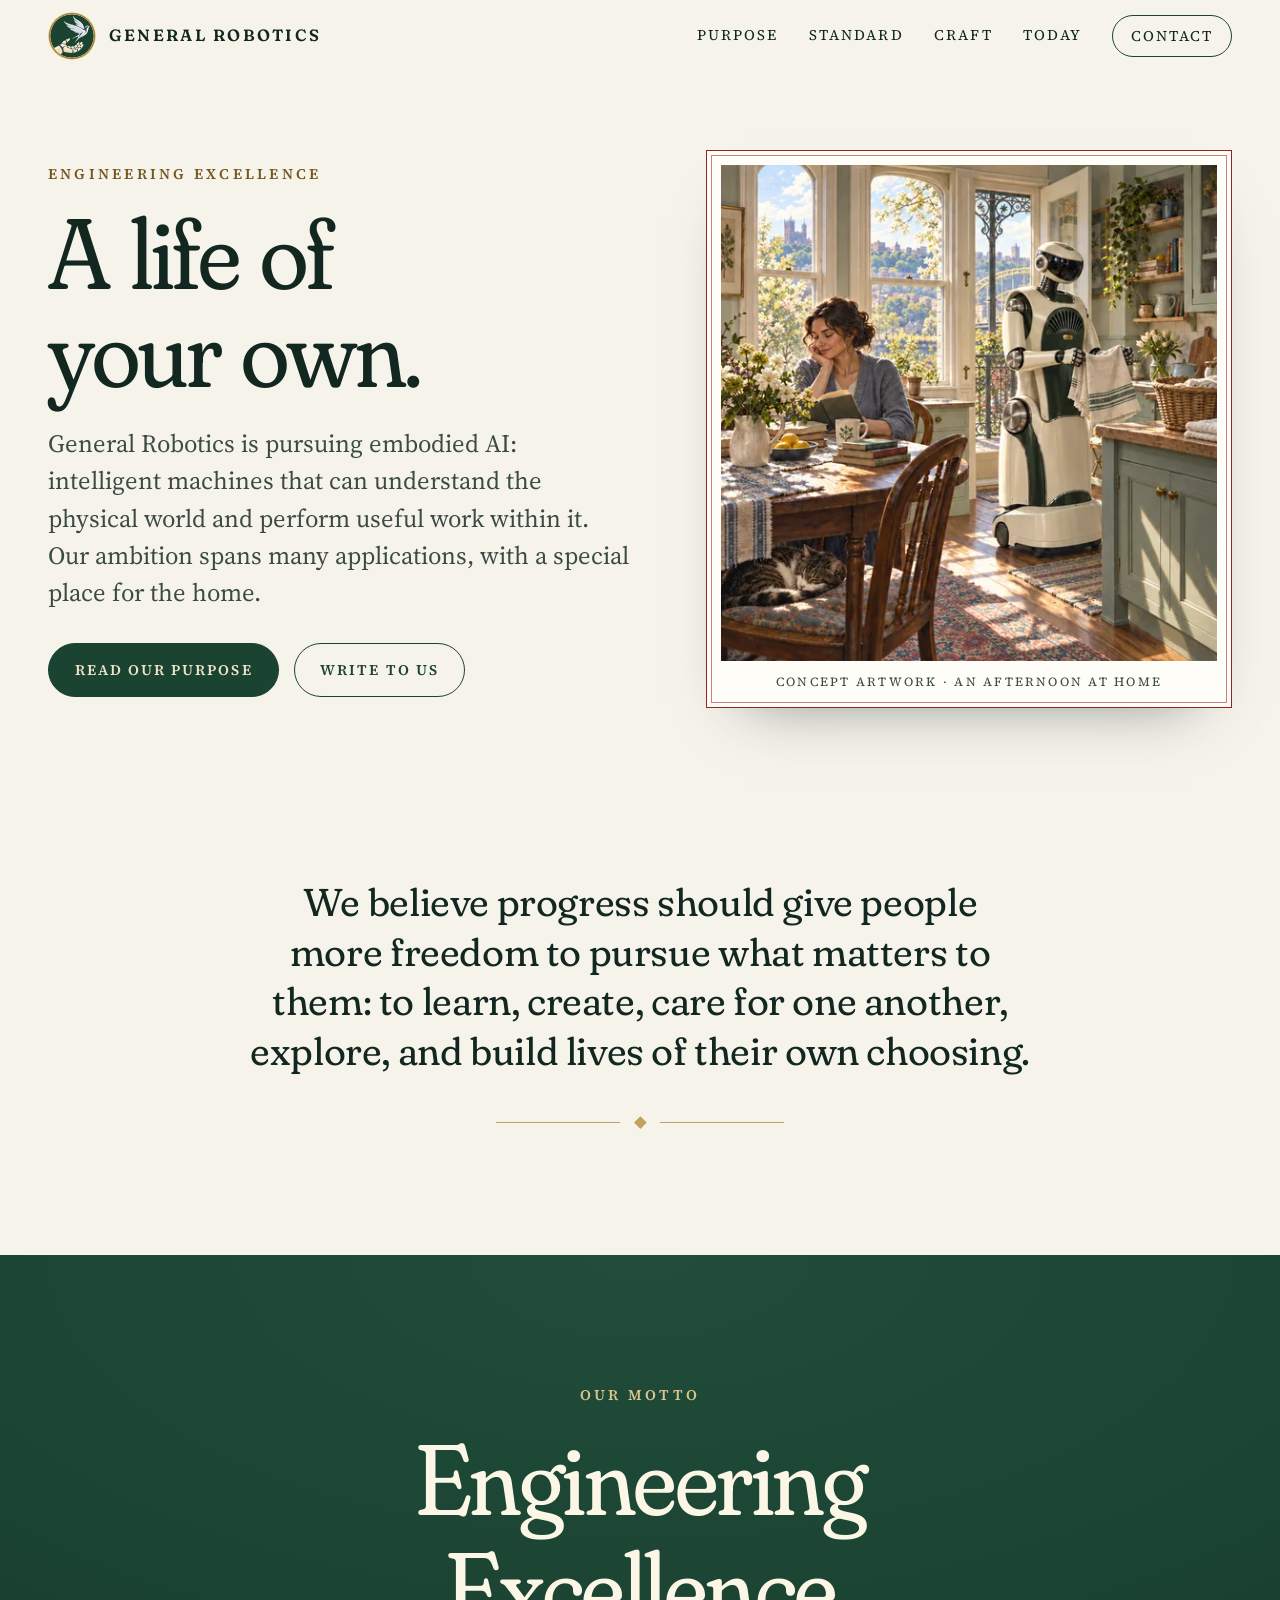
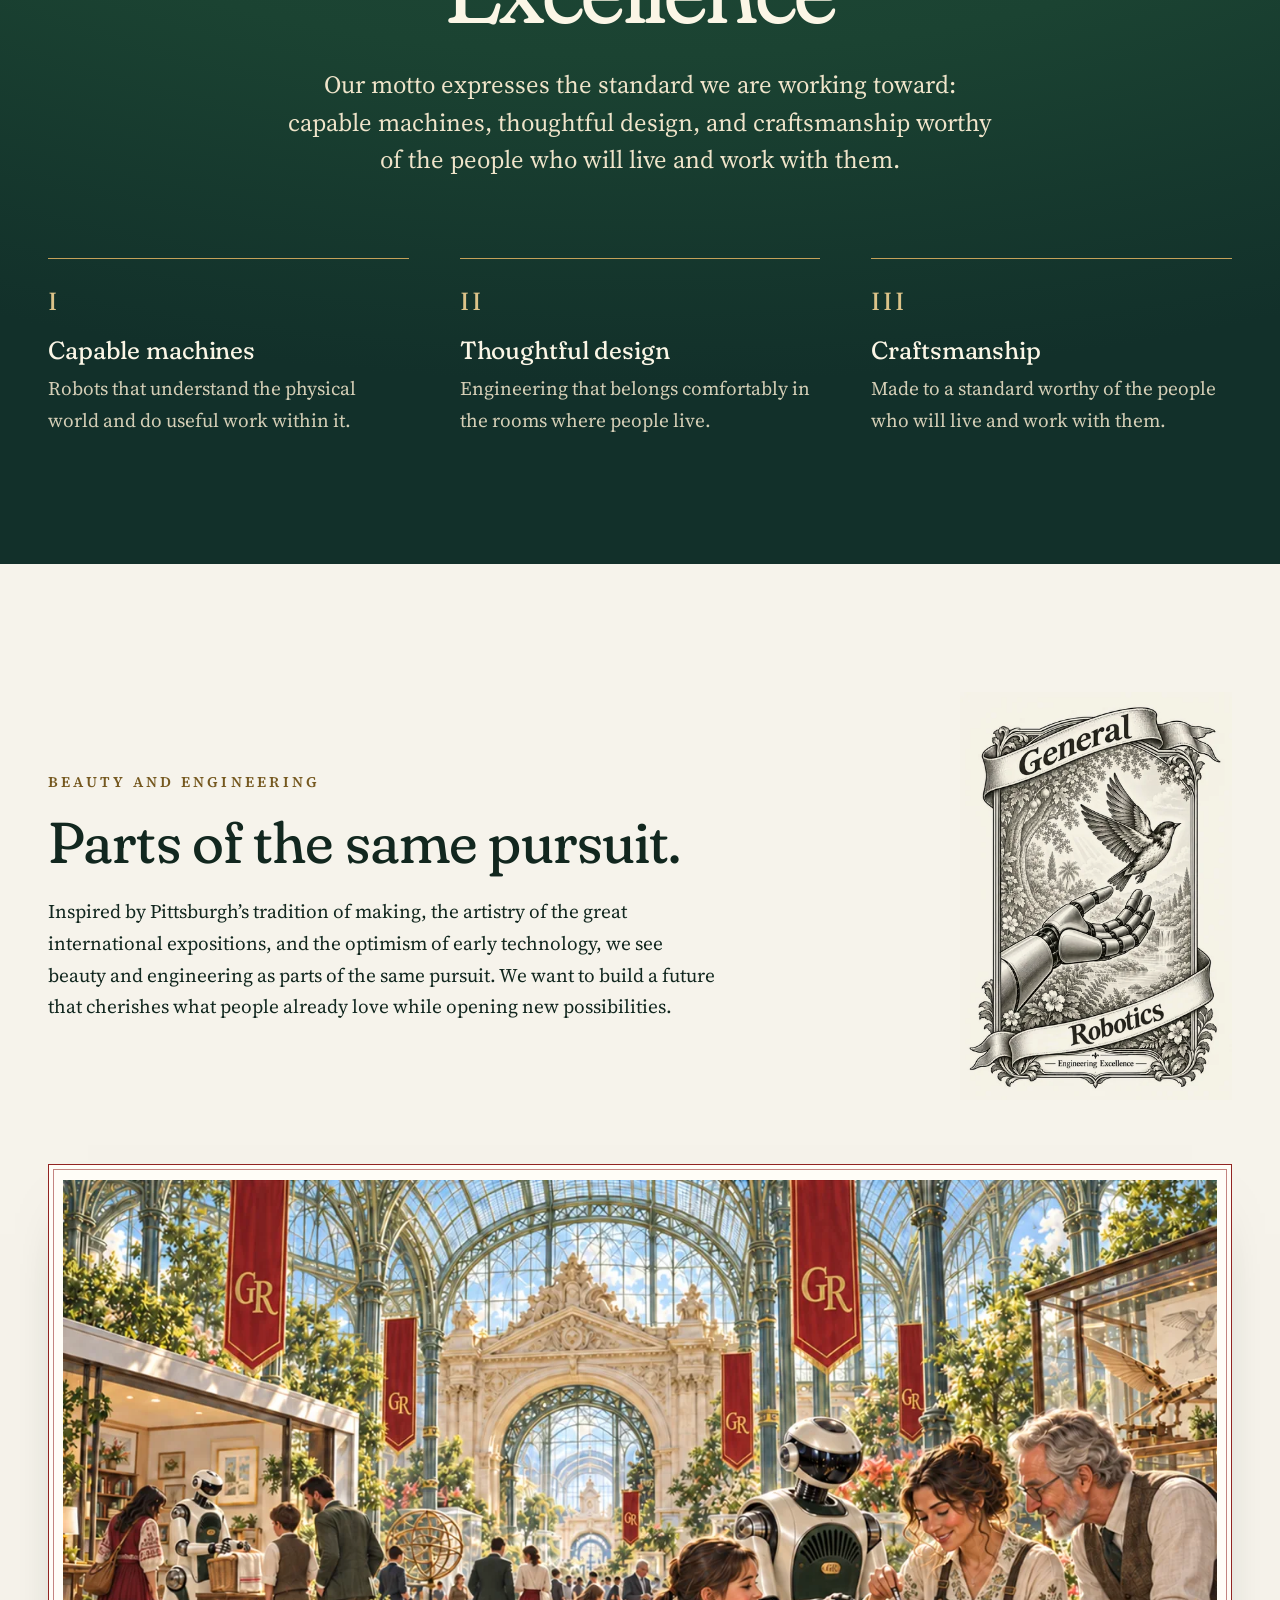
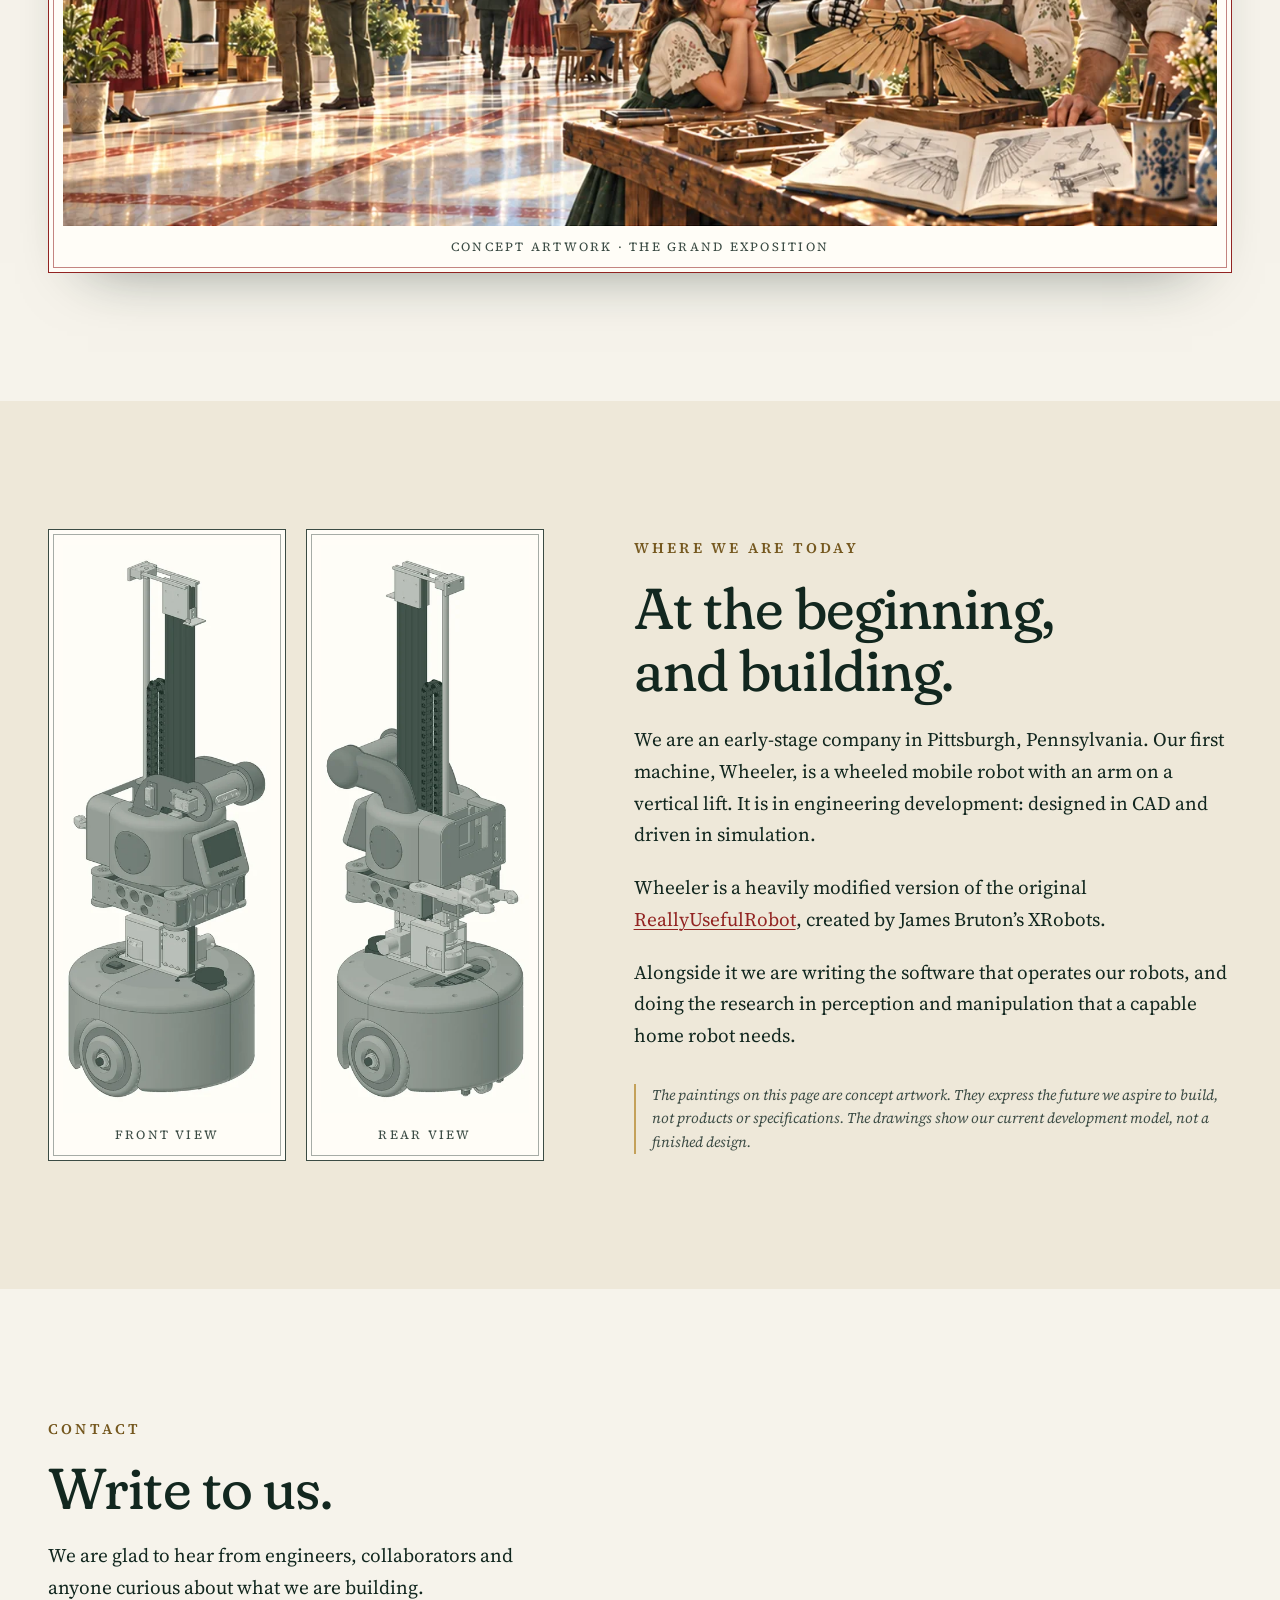
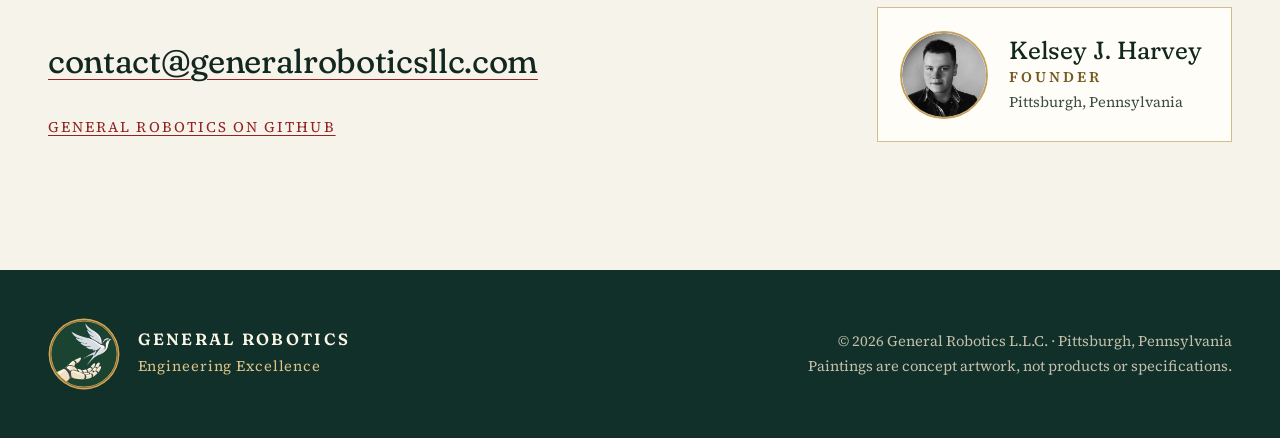
<file: index.html>
<!doctype html>
<!--
  General Robotics — home page.

  One page: hero, purpose, standard (the motto), craft, today, contact.
  Styling lives in assets/css/site.css and behaviour in assets/js/site.js.
  See README.md for how the page is organised and how to change it.
-->
<html lang="en">
<head>
  <meta charset="utf-8">
  <meta name="viewport" content="width=device-width, initial-scale=1">

  <title>General Robotics — Engineering Excellence</title>
  <meta name="description" content="General Robotics is pursuing embodied AI: capable machines, built in Pittsburgh, that give people the freedom to pursue a life of their own.">
  <link rel="canonical" href="https://generalroboticsllc.com/">
  <meta name="theme-color" content="#F6F3EB">

  <!-- How the page appears when shared in messages and on social networks. -->
  <meta property="og:type" content="website">
  <meta property="og:site_name" content="General Robotics">
  <meta property="og:title" content="General Robotics — A life of your own.">
  <meta property="og:description" content="Capable machines, thoughtful design and craftsmanship, so that people have more freedom to pursue what matters to them.">
  <meta property="og:url" content="https://generalroboticsllc.com/">
  <meta property="og:image" content="https://generalroboticsllc.com/assets/img/share-card.jpg">
  <meta property="og:image:width" content="1200">
  <meta property="og:image:height" content="630">
  <meta property="og:image:alt" content="General Robotics. A life of your own. Concept illustration of a person reading at home while a robot folds linen.">
  <meta name="twitter:card" content="summary_large_image">

  <link rel="icon" href="favicon.svg" type="image/svg+xml" data-emblem-icon>
  <link rel="icon" href="favicon-32.png" sizes="32x32" type="image/png">
  <link rel="apple-touch-icon" href="apple-touch-icon.png">
  <link rel="manifest" href="site.webmanifest">

  <!-- Load the two fonts used above the fold early, so text does not shift. -->
  <link rel="preload" href="assets/fonts/Fraunces-latin-var.woff2" as="font" type="font/woff2" crossorigin>
  <link rel="preload" href="assets/fonts/SourceSerif4-latin-var.woff2" as="font" type="font/woff2" crossorigin>
  <link rel="stylesheet" href="assets/css/site.css">

  <!-- Marks the page as script-capable before first paint, so scroll reveals never flash. -->
  <script>document.documentElement.classList.add('js');</script>
  <script src="assets/js/site.js" defer></script>

  <!-- Facts about the company for search engines. -->
  <script type="application/ld+json">
  {
    "@context": "https://schema.org",
    "@type": "Organization",
    "name": "General Robotics",
    "legalName": "General Robotics L.L.C.",
    "url": "https://generalroboticsllc.com/",
    "logo": "https://generalroboticsllc.com/assets/img/emblem-512.png",
    "slogan": "Engineering Excellence",
    "description": "General Robotics is pursuing embodied AI: intelligent machines that can understand the physical world and perform useful work within it.",
    "email": "contact@generalroboticsllc.com",
    "founder": { "@type": "Person", "name": "Kelsey J. Harvey", "jobTitle": "Founder" },
    "address": { "@type": "PostalAddress", "addressLocality": "Pittsburgh", "addressRegion": "PA", "addressCountry": "US" },
    "sameAs": ["https://github.com/General-Robotics-LLC"]
  }
  </script>
</head>

<body>
  <a class="skip-link" href="#main">Skip to content</a>

  <!-- ============================== Header ============================== -->
  <header class="site-header" data-header>
    <div class="wrap site-header__inner">
      <a class="brand" href="#top" aria-label="General Robotics, home">
        <img class="brand__emblem" src="assets/img/emblem-b.svg" alt="" width="48" height="48" data-emblem>
        <span class="brand__name">General Robotics</span>
      </a>

      <button class="nav-toggle" type="button" aria-expanded="false" aria-controls="site-nav" data-nav-toggle>
        <span class="nav-toggle__label">Menu</span>
        <span class="nav-toggle__bars" aria-hidden="true"></span>
      </button>

      <nav class="site-nav" id="site-nav" aria-label="Sections" data-nav>
        <a href="#purpose">Purpose</a>
        <a href="#standard">Standard</a>
        <a href="#craft">Craft</a>
        <a href="#today">Today</a>
        <a class="site-nav__cta" href="#contact">Contact</a>
      </nav>
    </div>
  </header>

  <main id="main">

    <!-- =============================== Hero =============================== -->
    <section class="hero" id="top">
      <div class="wrap hero__grid">
        <div class="hero__text">
          <p class="label">Engineering Excellence</p>
          <h1 class="hero__title">A life of your&nbsp;own.</h1>
          <p class="lede">
            General Robotics is pursuing embodied AI: intelligent machines that can understand
            the physical world and perform useful work within it. Our ambition spans many
            applications, with a special place for the home.
          </p>
          <div class="actions">
            <a class="button" href="#purpose">Read our purpose</a>
            <a class="button button--quiet" href="mailto:contact@generalroboticsllc.com">Write to us</a>
          </div>
        </div>

        <figure class="plate hero__art">
          <picture>
            <source type="image/webp"
                    srcset="assets/img/home-520.webp 520w, assets/img/home-800.webp 800w, assets/img/home-1036.webp 1036w"
                    sizes="(min-width: 60rem) 40vw, 92vw">
            <img src="assets/img/home-800.jpg"
                 srcset="assets/img/home-520.jpg 520w, assets/img/home-800.jpg 800w, assets/img/home-1036.jpg 1036w"
                 sizes="(min-width: 60rem) 40vw, 92vw"
                 width="1036" height="1037" fetchpriority="high"
                 alt="Concept illustration: a woman reads at a sunlit kitchen table with a cat asleep beside her, while a cream and forest-green household robot folds linen. A river city with yellow bridges shows through the window.">
          </picture>
          <figcaption>Concept artwork · An afternoon at home</figcaption>
        </figure>
      </div>
    </section>

    <!-- ============================== Purpose ============================== -->
    <section class="section purpose" id="purpose" aria-labelledby="purpose-title">
      <div class="wrap wrap--narrow">
        <p class="label reveal">Our purpose</p>
        <h2 class="statement reveal" id="purpose-title">
          We believe progress should give people more freedom to pursue what matters to
          them: to learn, create, care for one another, explore, and build lives of their
          own choosing.
        </h2>
        <div class="ornament reveal" aria-hidden="true"><span></span></div>
      </div>
    </section>

    <!-- ============================== Standard ============================= -->
    <section class="section band" id="standard" aria-labelledby="standard-title">
      <div class="wrap">
        <div class="band__head">
          <p class="label label--on-dark reveal">Our motto</p>
          <h2 class="band__title reveal" id="standard-title">Engineering Excellence</h2>
          <p class="band__lede reveal">
            Our motto expresses the standard we are working toward: capable machines,
            thoughtful design, and craftsmanship worthy of the people who will live and
            work with them.
          </p>
        </div>

        <ol class="pillars">
          <li class="pillar reveal">
            <span class="pillar__numeral" aria-hidden="true">I</span>
            <h3>Capable machines</h3>
            <p>Robots that understand the physical world and do useful work within it.</p>
          </li>
          <li class="pillar reveal">
            <span class="pillar__numeral" aria-hidden="true">II</span>
            <h3>Thoughtful design</h3>
            <p>Engineering that belongs comfortably in the rooms where people live.</p>
          </li>
          <li class="pillar reveal">
            <span class="pillar__numeral" aria-hidden="true">III</span>
            <h3>Craftsmanship</h3>
            <p>Made to a standard worthy of the people who will live and work with them.</p>
          </li>
        </ol>
      </div>
    </section>

    <!-- =============================== Craft =============================== -->
    <section class="section craft" id="craft" aria-labelledby="craft-title">
      <div class="wrap">
        <div class="craft__intro">
        <div class="craft__text">
          <p class="label reveal">Beauty and engineering</p>
          <h2 class="reveal" id="craft-title">Parts of the same pursuit.</h2>
          <p class="reveal">
            Inspired by Pittsburgh’s tradition of making, the artistry of the great
            international expositions, and the optimism of early technology, we see beauty
            and engineering as parts of the same pursuit. We want to build a future that
            cherishes what people already love while opening new possibilities.
          </p>
        </div>

        <figure class="crest reveal">
          <picture>
            <source type="image/webp"
                    srcset="assets/img/eden-crest-420.webp 420w, assets/img/eden-crest-720.webp 720w"
                    sizes="(min-width: 60rem) 17rem, 60vw">
            <img src="assets/img/eden-crest-420.jpg"
                 srcset="assets/img/eden-crest-420.jpg 420w, assets/img/eden-crest-720.jpg 720w"
                 sizes="(min-width: 60rem) 17rem, 60vw"
                 width="720" height="1080" loading="lazy" decoding="async"
                 alt="Engraved crest: a robot’s open hand releases a bird into a garden, framed by ribbons reading General Robotics and Engineering Excellence.">
          </picture>
        </figure>
        </div>

        <figure class="plate plate--wide reveal">
          <picture>
            <source type="image/webp"
                    srcset="assets/img/exposition-720.webp 720w, assets/img/exposition-1100.webp 1100w, assets/img/exposition-1411.webp 1411w"
                    sizes="(min-width: 76rem) 70rem, 92vw">
            <img src="assets/img/exposition-1100.jpg"
                 srcset="assets/img/exposition-720.jpg 720w, assets/img/exposition-1100.jpg 1100w, assets/img/exposition-1411.jpg 1411w"
                 sizes="(min-width: 76rem) 70rem, 92vw"
                 width="1411" height="791" loading="lazy" decoding="async"
                 alt="Concept illustration: a grand glass-and-iron exposition hall hung with royal-red banners. An inventor, an older craftsman and a child gather around a wooden mechanical wing while a robot assists.">
          </picture>
          <figcaption>Concept artwork · The Grand Exposition</figcaption>
        </figure>
      </div>
    </section>

    <!-- =============================== Today =============================== -->
    <section class="section today" id="today" aria-labelledby="today-title">
      <div class="wrap today__grid">
        <div class="drawings" role="group" aria-label="Engineering drawings of Wheeler, our robot in development">
          <figure class="plate plate--drawing reveal">
            <picture>
              <source type="image/webp"
                      srcset="assets/img/wheeler-front-360.webp 360w, assets/img/wheeler-front-720.webp 720w"
                      sizes="(min-width: 60rem) 15rem, 44vw">
              <img src="assets/img/wheeler-front-360.jpg"
                   srcset="assets/img/wheeler-front-360.jpg 360w, assets/img/wheeler-front-720.jpg 720w"
                   sizes="(min-width: 60rem) 15rem, 44vw"
                   width="720" height="1977" loading="lazy" decoding="async"
                   alt="Engineering drawing of Wheeler from the front: a round covered base on two drive wheels with a lidar on top, a tall vertical lift, and a head carrying a touchscreen lettered Wheeler and a depth camera on a servo mount.">
            </picture>
            <figcaption>Front view</figcaption>
          </figure>
          <figure class="plate plate--drawing reveal">
            <picture>
              <source type="image/webp"
                      srcset="assets/img/wheeler-rear-360.webp 360w, assets/img/wheeler-rear-720.webp 720w"
                      sizes="(min-width: 60rem) 15rem, 44vw">
              <img src="assets/img/wheeler-rear-360.jpg"
                   srcset="assets/img/wheeler-rear-360.jpg 360w, assets/img/wheeler-rear-720.jpg 720w"
                   sizes="(min-width: 60rem) 15rem, 44vw"
                   width="720" height="1975" loading="lazy" decoding="async"
                   alt="Engineering drawing of Wheeler from the rear: the arm ending in a claw, the open back of the head, and a power switch and meter set into the top of the base.">
            </picture>
            <figcaption>Rear view</figcaption>
          </figure>
        </div>

        <div class="today__text">
          <p class="label reveal">Where we are today</p>
          <h2 class="reveal" id="today-title">At the beginning, and building.</h2>
          <p class="reveal">
            We are an early-stage company in Pittsburgh, Pennsylvania. Our first machine,
            Wheeler, is a wheeled mobile robot with an arm on a vertical lift. It is in
            engineering development: designed in CAD and driven in simulation.
          </p>
          <p class="reveal">
            Wheeler is a heavily modified version of the original
            <a href="https://github.com/XRobots/ReallyUsefulRobot" rel="noopener">ReallyUsefulRobot</a>,
            created by James Bruton’s XRobots.
          </p>
          <p class="reveal">
            Alongside it we are writing the software that operates our robots, and doing the
            research in perception and manipulation that a capable home robot needs.
          </p>
          <p class="note reveal">
            The paintings on this page are concept artwork. They express the future we aspire
            to build, not products or specifications. The drawings show our current
            development model, not a finished design.
          </p>
        </div>
      </div>
    </section>

    <!-- ============================== Contact ============================== -->
    <section class="section contact" id="contact" aria-labelledby="contact-title">
      <div class="wrap contact__grid">
        <div class="contact__text">
          <p class="label reveal">Contact</p>
          <h2 class="reveal" id="contact-title">Write to us.</h2>
          <p class="reveal">
            We are glad to hear from engineers, collaborators and anyone curious about what
            we are building.
          </p>
          <p class="reveal">
            <a class="email" href="mailto:contact@generalroboticsllc.com">contact@generalroboticsllc.com</a>
          </p>
          <p class="reveal">
            <a class="text-link" href="https://github.com/General-Robotics-LLC" rel="noopener">General Robotics on GitHub</a>
          </p>
        </div>

        <aside class="founder reveal" aria-label="Founder">
          <img class="founder__photo" src="assets/img/founder.jpg" alt="Kelsey J. Harvey" width="160" height="160" loading="lazy" decoding="async">
          <div>
            <p class="founder__name">Kelsey J. Harvey</p>
            <p class="founder__role">Founder</p>
            <p class="founder__place">Pittsburgh, Pennsylvania</p>
          </div>
        </aside>
      </div>
    </section>
  </main>

  <!-- ============================== Footer ============================== -->
  <footer class="site-footer">
    <div class="wrap site-footer__inner">
      <a class="brand brand--footer" href="#top" aria-label="General Robotics, back to top">
        <img class="brand__emblem" src="assets/img/emblem-b.svg" alt="" width="72" height="72" loading="lazy" data-emblem>
        <span>
          <span class="brand__name">General Robotics</span>
          <span class="brand__motto">Engineering Excellence</span>
        </span>
      </a>
      <p class="site-footer__legal">
        © <span data-year>2026</span> General Robotics L.L.C. · Pittsburgh, Pennsylvania<br>
        Paintings are concept artwork, not products or specifications.
      </p>
    </div>
  </footer>
</body>
</html>
</file>
<file: assets/css/site.css>
/* ==========================================================================
   General Robotics — site styles

   Contents
     1. Design tokens   colours, type, spacing. Change the look here first.
     2. Fonts           self-hosted variable fonts
     3. Base            element defaults
     4. Layout          page width, sections
     5. Components      header, buttons, labels, plates, ornament, founder card
     6. Sections        hero, purpose, standard band, craft, today, contact, footer
     7. Motion          scroll reveals; switched off for reduced-motion users
     8. Print

   Conventions: class names follow block__element--modifier. Sizes are in rem
   so the page respects the reader's browser text size.
   ========================================================================== */

/* 1. Design tokens --------------------------------------------------------- */
:root {
  /* Brand palette (GR-current-direction.md, section 6). */
  --paper: #F6F3EB;        /* ivory page */
  --paper-deep: #EEE8D9;   /* alternate band */
  --plate: #FFFDF7;        /* mat around pictures */
  --ink: #12271F;          /* body text: near-black forest green */
  --ink-soft: #3B4B44;     /* secondary text */
  --green: #1B4332;        /* forest green surfaces */
  --green-deep: #12302A;
  --red: #922422;          /* royal red: rules, links, focus */
  --gold: #C4A15A;         /* decorative only: too light for text on paper */
  --gold-ink: #75581F;     /* gold dark enough for small text on paper */
  --gold-light: #DCC389;   /* gold light enough for small text on green */
  --cream: #EFE4CA;        /* text on green */

  /* Type. */
  --font-display: "Fraunces", "Iowan Old Style", "Palatino Linotype", Palatino, Georgia, serif;
  --font-text: "Source Serif 4", "Iowan Old Style", "Palatino Linotype", Palatino, Georgia, serif;
  --step--1: clamp(0.84rem, 0.81rem + 0.14vw, 0.92rem);
  --step-0: clamp(1.06rem, 1.01rem + 0.25vw, 1.2rem);
  --step-1: clamp(1.25rem, 1.15rem + 0.5vw, 1.55rem);
  --step-2: clamp(1.6rem, 1.3rem + 1.4vw, 2.5rem);
  --step-3: clamp(2.1rem, 1.5rem + 2.9vw, 3.6rem);
  --step-4: clamp(2.9rem, 1.6rem + 6vw, 6.25rem);

  /* Space and measure. */
  --gutter: clamp(1.25rem, 4vw, 3rem);
  --wrap: 74rem;
  --wrap-narrow: 54rem;
  --section: clamp(4.5rem, 10vw, 8.5rem);
  --header-height: 4.5rem;

  --ease: cubic-bezier(0.2, 0.7, 0.2, 1);
  color-scheme: light;
}

/* 2. Fonts ----------------------------------------------------------------- */
/* Variable fonts: one file covers every weight. Licences are in assets/fonts. */
@font-face {
  font-family: "Fraunces";
  src: url("../fonts/Fraunces-latin-var.woff2") format("woff2");
  font-weight: 300 700;
  font-style: normal;
  font-display: swap;
}
@font-face {
  font-family: "Source Serif 4";
  src: url("../fonts/SourceSerif4-latin-var.woff2") format("woff2");
  font-weight: 300 700;
  font-style: normal;
  font-display: swap;
}
@font-face {
  font-family: "Source Serif 4";
  src: url("../fonts/SourceSerif4-Italic-latin-var.woff2") format("woff2");
  font-weight: 300 700;
  font-style: italic;
  font-display: swap;
}

/* 3. Base ------------------------------------------------------------------ */
*, *::before, *::after { box-sizing: border-box; }

html {
  scroll-behavior: smooth;
  scroll-padding-top: calc(var(--header-height) + 1rem);
  -webkit-text-size-adjust: 100%;
}

body {
  margin: 0;
  background: var(--paper);
  color: var(--ink);
  font-family: var(--font-text);
  font-size: var(--step-0);
  line-height: 1.65;
  font-optical-sizing: auto;
  text-rendering: optimizeLegibility;
  -webkit-font-smoothing: antialiased;
}

img, picture, svg { display: block; max-width: 100%; height: auto; }

h1, h2, h3 {
  margin: 0;
  font-family: var(--font-display);
  font-weight: 400;
  /* SOFT rounds Fraunces' terminals, echoing the brand's Nouveau Roman lettering. */
  font-variation-settings: "SOFT" 100;
  line-height: 1.08;
  letter-spacing: -0.015em;
  text-wrap: balance;
}
h2 { font-size: var(--step-3); }
h3 { font-size: var(--step-1); letter-spacing: -0.005em; }

p { margin: 0 0 1.1em; text-wrap: pretty; }
p:last-child { margin-bottom: 0; }

a { color: var(--red); text-underline-offset: 0.18em; text-decoration-thickness: 1px; }
a:hover { text-decoration-thickness: 2px; }

:focus-visible {
  outline: 2px solid var(--red);
  outline-offset: 3px;
  border-radius: 2px;
}

::selection { background: var(--green); color: var(--cream); }

.skip-link {
  position: absolute;
  left: 1rem;
  top: -4rem;
  z-index: 100;
  padding: 0.6rem 1rem;
  background: var(--green);
  color: var(--cream);
  transition: top 0.15s var(--ease);
}
.skip-link:focus { top: 1rem; }

/* 4. Layout ---------------------------------------------------------------- */
.wrap {
  width: min(100% - 2 * var(--gutter), var(--wrap));
  margin-inline: auto;
}
.wrap--narrow { width: min(100% - 2 * var(--gutter), var(--wrap-narrow)); }

.section { padding-block: var(--section); }

/* 5. Components ------------------------------------------------------------ */

/* Header: stays in view; gains a hairline once the page has scrolled. */
.site-header {
  position: sticky;
  top: 0;
  z-index: 50;
  background: color-mix(in srgb, var(--paper) 92%, transparent);
  -webkit-backdrop-filter: blur(10px);
  backdrop-filter: blur(10px);
  border-bottom: 1px solid transparent;
  transition: border-color 0.25s var(--ease), box-shadow 0.25s var(--ease);
}
.site-header.is-scrolled {
  border-bottom-color: color-mix(in srgb, var(--gold) 55%, transparent);
  box-shadow: 0 6px 24px -18px rgb(18 39 31 / 0.5);
}
.site-header__inner {
  display: flex;
  align-items: center;
  justify-content: space-between;
  gap: 1.5rem;
  min-height: var(--header-height);
}

.brand {
  display: inline-flex;
  align-items: center;
  gap: 0.8rem;
  color: var(--ink);
  text-decoration: none;
}
.brand__emblem { width: 3rem; height: 3rem; flex: none; }
.brand__name {
  display: block;
  font-family: var(--font-display);
  font-variation-settings: "SOFT" 100;
  font-weight: 600;
  font-size: 1.02rem;
  letter-spacing: 0.14em;
  text-transform: uppercase;
  line-height: 1.2;
  white-space: nowrap;
}

.site-nav { display: flex; align-items: center; gap: clamp(1rem, 2.4vw, 2.2rem); }
.site-nav a {
  color: var(--ink);
  font-size: var(--step--1);
  letter-spacing: 0.14em;
  text-transform: uppercase;
  text-decoration: none;
  padding-block: 0.4rem;
  border-bottom: 1px solid transparent;
  transition: border-color 0.2s var(--ease), color 0.2s var(--ease);
}
.site-nav a:hover { border-bottom-color: var(--red); color: var(--red); }
.site-nav .site-nav__cta {
  padding: 0.5rem 1.1rem;
  border: 1px solid var(--green);
  border-radius: 999px;
}
.site-nav .site-nav__cta:hover { background: var(--green); color: var(--cream); border-color: var(--green); }

.nav-toggle {
  display: none;
  align-items: center;
  gap: 0.6rem;
  padding: 0.5rem 0.2rem;
  border: 0;
  background: none;
  color: var(--ink);
  font: inherit;
  font-size: var(--step--1);
  letter-spacing: 0.14em;
  text-transform: uppercase;
  cursor: pointer;
}
.nav-toggle__bars,
.nav-toggle__bars::before,
.nav-toggle__bars::after {
  display: block;
  width: 1.4rem;
  height: 1.5px;
  background: currentColor;
  transition: transform 0.25s var(--ease), opacity 0.2s var(--ease);
}
.nav-toggle__bars { position: relative; }
.nav-toggle__bars::before, .nav-toggle__bars::after { content: ""; position: absolute; left: 0; }
.nav-toggle__bars::before { top: -0.4rem; }
.nav-toggle__bars::after { top: 0.4rem; }
.nav-toggle[aria-expanded="true"] .nav-toggle__bars { background: transparent; }
.nav-toggle[aria-expanded="true"] .nav-toggle__bars::before { transform: translateY(0.4rem) rotate(45deg); }
.nav-toggle[aria-expanded="true"] .nav-toggle__bars::after { transform: translateY(-0.4rem) rotate(-45deg); }

/* Small spaced capitals used above headings. */
.label {
  margin: 0 0 1.1rem;
  color: var(--gold-ink);
  font-size: var(--step--1);
  font-weight: 600;
  letter-spacing: 0.22em;
  text-transform: uppercase;
}
.label--on-dark { color: var(--gold-light); }

.lede { font-size: var(--step-1); line-height: 1.5; color: var(--ink-soft); max-width: 34em; }

.actions { display: flex; flex-wrap: wrap; gap: 0.9rem; margin-top: 2rem; }

.button {
  display: inline-block;
  padding: 0.85rem 1.6rem;
  border: 1px solid var(--green);
  border-radius: 999px;
  background: var(--green);
  color: var(--cream);
  font-size: var(--step--1);
  font-weight: 600;
  letter-spacing: 0.14em;
  text-transform: uppercase;
  text-decoration: none;
  transition: background 0.2s var(--ease), color 0.2s var(--ease), transform 0.2s var(--ease);
}
.button:hover { background: var(--green-deep); transform: translateY(-1px); }
.button--quiet { background: transparent; color: var(--green); }
.button--quiet:hover { background: var(--green); color: var(--cream); }

.text-link { font-size: var(--step--1); letter-spacing: 0.14em; text-transform: uppercase; }

/* Plate: a picture set in a paper mat with a double red rule, after the
   borders of the General Robotics advertisements. */
.plate {
  position: relative;
  margin: 0;
  padding: clamp(0.6rem, 1.2vw, 0.9rem);
  background: var(--plate);
  border: 1px solid var(--red);
  box-shadow: 0 30px 60px -40px rgb(18 39 31 / 0.55);
}
.plate::before {
  content: "";
  position: absolute;
  inset: 4px;
  border: 1px solid color-mix(in srgb, var(--red) 55%, transparent);
  pointer-events: none;
}
.plate img { width: 100%; }
.plate figcaption {
  padding-top: 0.7rem;
  color: var(--ink-soft);
  font-size: 0.78rem;
  letter-spacing: 0.18em;
  text-transform: uppercase;
  text-align: center;
}

/* Ornament: a gold rule with a lozenge at its centre. */
.ornament {
  display: flex;
  align-items: center;
  gap: 1rem;
  width: min(18rem, 60%);
  margin: 2.6rem auto 0;
}
.ornament::before, .ornament::after { content: ""; flex: 1; height: 1px; background: var(--gold); }
.ornament span { width: 0.55rem; height: 0.55rem; background: var(--gold); transform: rotate(45deg); }

.note {
  padding-left: 1rem;
  border-left: 2px solid var(--gold);
  color: var(--ink-soft);
  font-size: var(--step--1);
  font-style: italic;
  line-height: 1.6;
}

/* 6. Sections -------------------------------------------------------------- */

/* Hero */
.hero { padding-block: clamp(2.5rem, 6vw, 5.5rem) var(--section); }
.hero__grid {
  display: grid;
  grid-template-columns: minmax(0, 1.05fr) minmax(0, 0.95fr);
  align-items: center;
  gap: clamp(2rem, 6vw, 5.5rem);
}
.hero__title {
  margin-bottom: 1.6rem;
  font-size: var(--step-4);
  font-weight: 380;
  font-variation-settings: "SOFT" 100, "opsz" 144;
  line-height: 0.98;
  letter-spacing: -0.02em;
  word-spacing: 0.06em;
}

/* Purpose */
.purpose { text-align: center; padding-top: 0; }
.statement {
  font-size: var(--step-2);
  font-weight: 380;
  line-height: 1.28;
  letter-spacing: -0.01em;
}

/* Standard: the forest-green motto band */
.band {
  background:
    radial-gradient(120% 80% at 50% 0%, color-mix(in srgb, var(--green) 82%, #3c7a5e) 0%, var(--green) 55%, var(--green-deep) 100%);
  color: var(--cream);
}
.band__head { max-width: 44rem; margin-inline: auto; text-align: center; }
.band__title { font-size: var(--step-4); font-weight: 380; letter-spacing: -0.025em; color: #FBF6E6; }
.band__lede { margin-top: 1.6rem; font-size: var(--step-1); line-height: 1.5; color: var(--cream); }

.pillars {
  display: grid;
  grid-template-columns: repeat(3, minmax(0, 1fr));
  gap: clamp(1.5rem, 4vw, 3.5rem);
  margin: clamp(3rem, 7vw, 5rem) 0 0;
  padding: 0;
  list-style: none;
}
.pillar { padding-top: 1.4rem; border-top: 1px solid var(--gold); }
.pillar__numeral {
  display: block;
  margin-bottom: 0.9rem;
  color: var(--gold-light);
  font-family: var(--font-display);
  font-size: var(--step-1);
  letter-spacing: 0.12em;
}
.pillar h3 { margin-bottom: 0.6rem; color: #FBF6E6; }
.pillar p { color: color-mix(in srgb, var(--cream) 88%, transparent); }

/* Craft */
.craft__intro {
  display: grid;
  grid-template-columns: minmax(0, 1fr) minmax(0, 17rem);
  align-items: center;
  gap: clamp(2rem, 7vw, 6rem);
  margin-bottom: clamp(2.5rem, 5vw, 4rem);
}
.craft__text { max-width: 42rem; }
.craft__text h2 { margin-bottom: 1.4rem; }
/* The engraving's own paper is close to the page colour; multiply lets it sit
   on the page without a visible rectangle. */
.crest { margin: 0; }
.crest img { width: 100%; mix-blend-mode: multiply; }

/* Today */
.today { background: var(--paper-deep); }
.today__grid {
  display: grid;
  grid-template-columns: minmax(0, 31rem) minmax(0, 1fr);
  align-items: center;
  gap: clamp(2.5rem, 7vw, 6rem);
}
/* Two engineering drawings side by side. */
.drawings { display: grid; grid-template-columns: repeat(2, minmax(0, 1fr)); gap: clamp(0.75rem, 2vw, 1.25rem); }
.plate--drawing { border-color: var(--ink-soft); box-shadow: none; }
.plate--drawing::before { border-color: color-mix(in srgb, var(--ink-soft) 45%, transparent); }
.today__text { max-width: 38rem; }
.today__text h2 { margin-bottom: 1.4rem; }
.today__text .note { margin-top: 2rem; }

/* Contact */
.contact__grid {
  display: grid;
  grid-template-columns: minmax(0, 1fr) auto;
  align-items: end;
  gap: clamp(2.5rem, 6vw, 5rem);
}
.contact__text h2 { margin-bottom: 1.2rem; }
.contact__text p { max-width: 32rem; }
.contact__text p:has(.email) { max-width: none; }
.email {
  display: inline-block;
  margin-top: 0.6rem;
  color: var(--ink);
  font-family: var(--font-display);
  font-variation-settings: "SOFT" 100;
  /* Sized so the whole address fits on one line from phone width upward. */
  font-size: clamp(1.1rem, 0.5rem + 2.7vw, 2.1rem);
  letter-spacing: -0.01em;
  text-decoration-color: var(--red);
  overflow-wrap: anywhere;
}
.email:hover { color: var(--red); }

.founder {
  display: flex;
  align-items: center;
  gap: 1.3rem;
  padding: 1.4rem 1.8rem 1.4rem 1.4rem;
  background: var(--plate);
  border: 1px solid color-mix(in srgb, var(--gold) 70%, transparent);
}
.founder__photo {
  width: 5.5rem;
  height: 5.5rem;
  flex: none;
  border-radius: 50%;
  object-fit: cover;
  border: 2px solid var(--gold);
}
.founder p { margin: 0; }
.founder__name { font-family: var(--font-display); font-variation-settings: "SOFT" 100; font-size: var(--step-1); line-height: 1.2; }
.founder__role { margin-top: 0.2rem; color: var(--gold-ink); font-size: var(--step--1); font-weight: 600; letter-spacing: 0.2em; text-transform: uppercase; }
.founder__place { margin-top: 0.35rem; color: var(--ink-soft); font-size: var(--step--1); }

/* Footer */
.site-footer { background: var(--green-deep); color: var(--cream); padding-block: 3rem; }
.site-footer__inner {
  display: flex;
  flex-wrap: wrap;
  align-items: center;
  justify-content: space-between;
  gap: 2rem;
}
.brand--footer { color: #FBF6E6; gap: 1.1rem; }
.brand--footer .brand__emblem { width: 4.5rem; height: 4.5rem; }
.brand__motto { display: block; margin-top: 0.3rem; color: var(--gold-light); font-size: var(--step--1); letter-spacing: 0.06em; }
.site-footer__legal { margin: 0; color: color-mix(in srgb, var(--cream) 80%, transparent); font-size: var(--step--1); line-height: 1.7; text-align: right; }

/* Narrow screens ----------------------------------------------------------- */
@media (max-width: 60rem) {
  .hero__grid, .today__grid, .contact__grid, .craft__intro { grid-template-columns: minmax(0, 1fr); }
  .hero__art { max-width: 34rem; }
  .crest { max-width: 15rem; margin-inline: auto; }
  .drawings { max-width: 34rem; }
  .contact__grid { align-items: start; }
  .pillars { grid-template-columns: minmax(0, 1fr); gap: 2rem; }
  .site-footer__legal { text-align: left; }
}

@media (max-width: 46rem) {
  .nav-toggle { display: inline-flex; }
  /* Without JavaScript the menu simply stays open beneath the header. */
  .site-header__inner { flex-wrap: wrap; gap: 0 0.75rem; }
  .site-nav {
    flex-basis: 100%;
    flex-direction: column;
    align-items: flex-start;
    gap: 0.2rem;
    padding-bottom: 1.2rem;
  }
  .site-nav a { padding-block: 0.7rem; }
  .site-nav .site-nav__cta { margin-top: 0.6rem; }
  .js .nav-toggle[aria-expanded="false"] + .site-nav { display: none; }
  .brand__emblem { width: 2.6rem; height: 2.6rem; }
  .brand { gap: 0.6rem; }
  .brand__name { font-size: 0.86rem; letter-spacing: 0.1em; }
  .nav-toggle__label { font-size: 0.72rem; }
  .founder { width: 100%; }
}

/* 7. Motion ---------------------------------------------------------------- */
/* Elements with .reveal rise into place as they scroll into view. They are
   only hidden when JavaScript is running (.js) and motion is welcome. */
@media (prefers-reduced-motion: no-preference) {
  .js .reveal {
    opacity: 0;
    transform: translateY(1.1rem);
    transition: opacity 0.7s var(--ease), transform 0.7s var(--ease);
  }
  .js .reveal.is-visible { opacity: 1; transform: none; }
  .pillar:nth-child(2) { transition-delay: 0.08s; }
  .pillar:nth-child(3) { transition-delay: 0.16s; }
}
@media (prefers-reduced-motion: reduce) {
  html { scroll-behavior: auto; }
  * { transition-duration: 0.01ms !important; animation-duration: 0.01ms !important; }
}

/* 8. Print ----------------------------------------------------------------- */
@media print {
  .site-header, .nav-toggle, .actions, .skip-link { display: none; }
  .band, .site-footer { background: none; color: var(--ink); }
  .band__title, .pillar h3, .brand--footer { color: var(--ink); }
  .js .reveal { opacity: 1; transform: none; }
  .section { padding-block: 2rem; }
}
</file>
